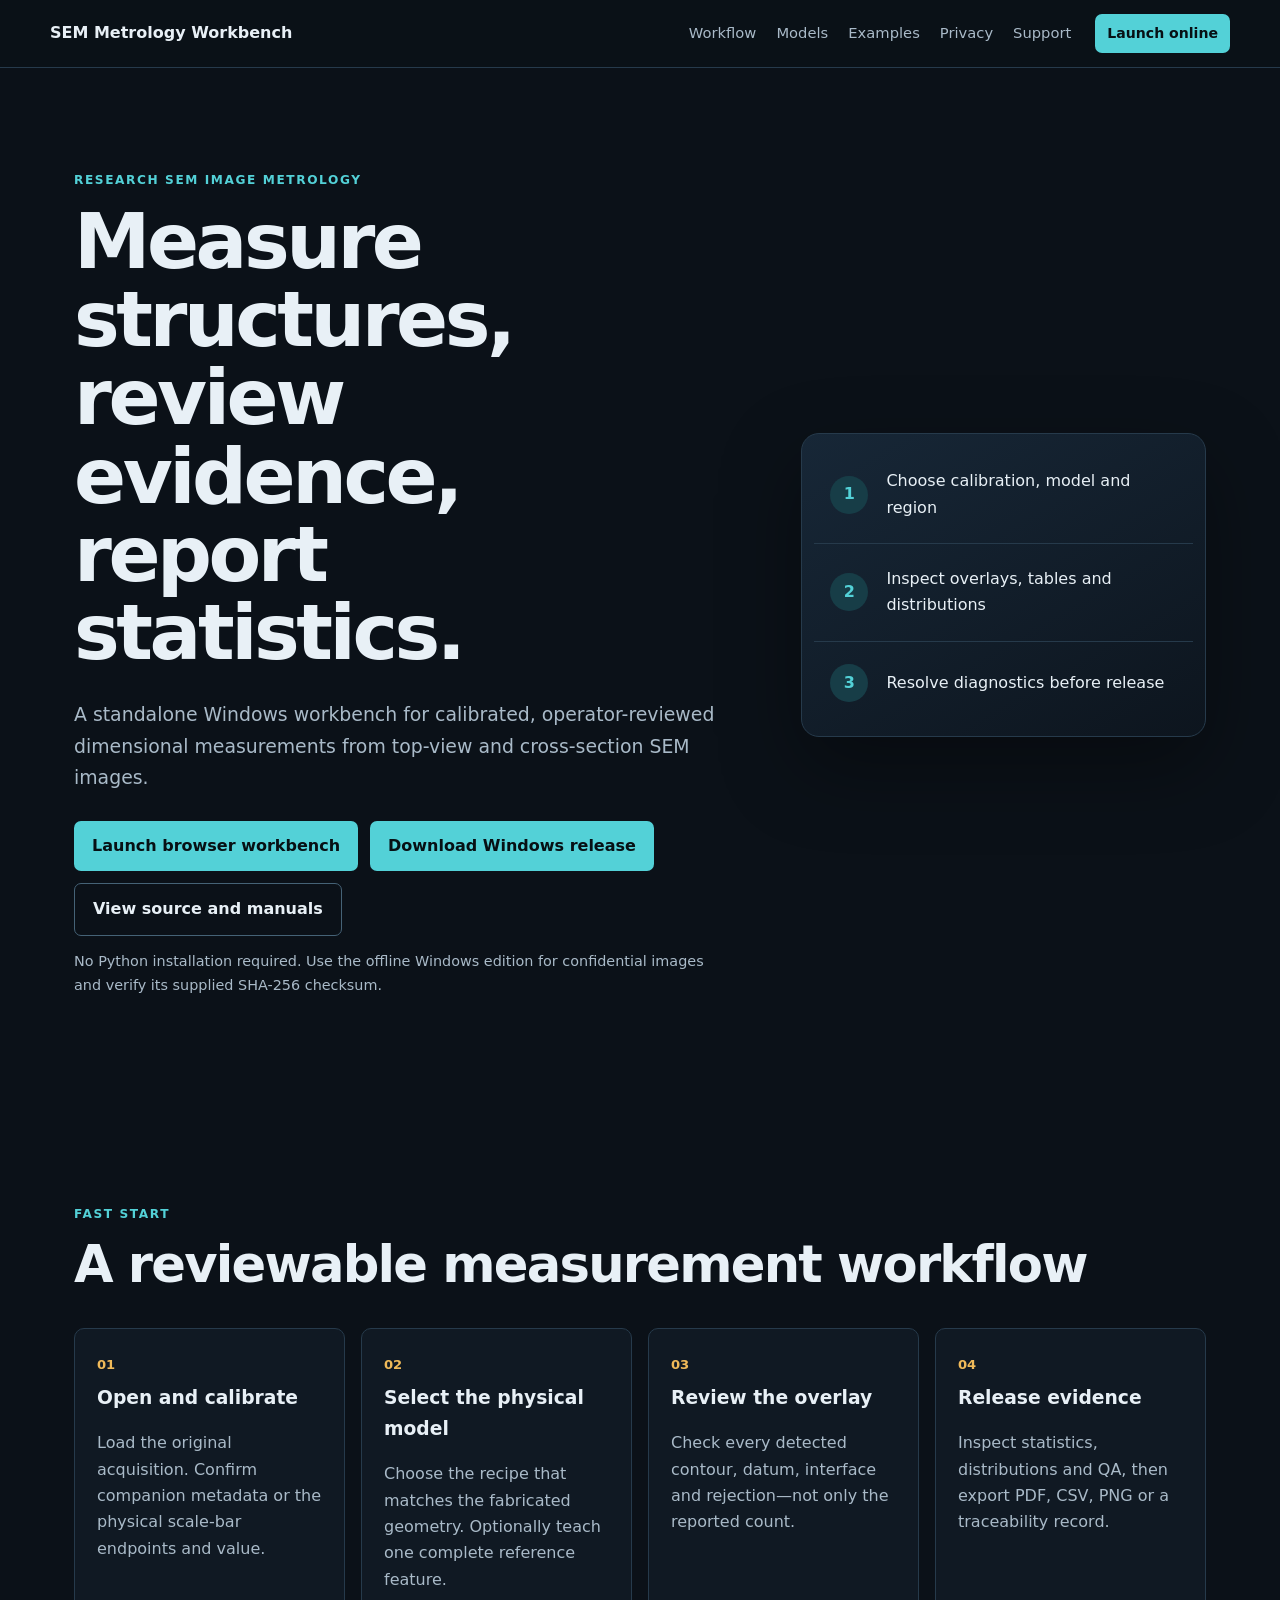
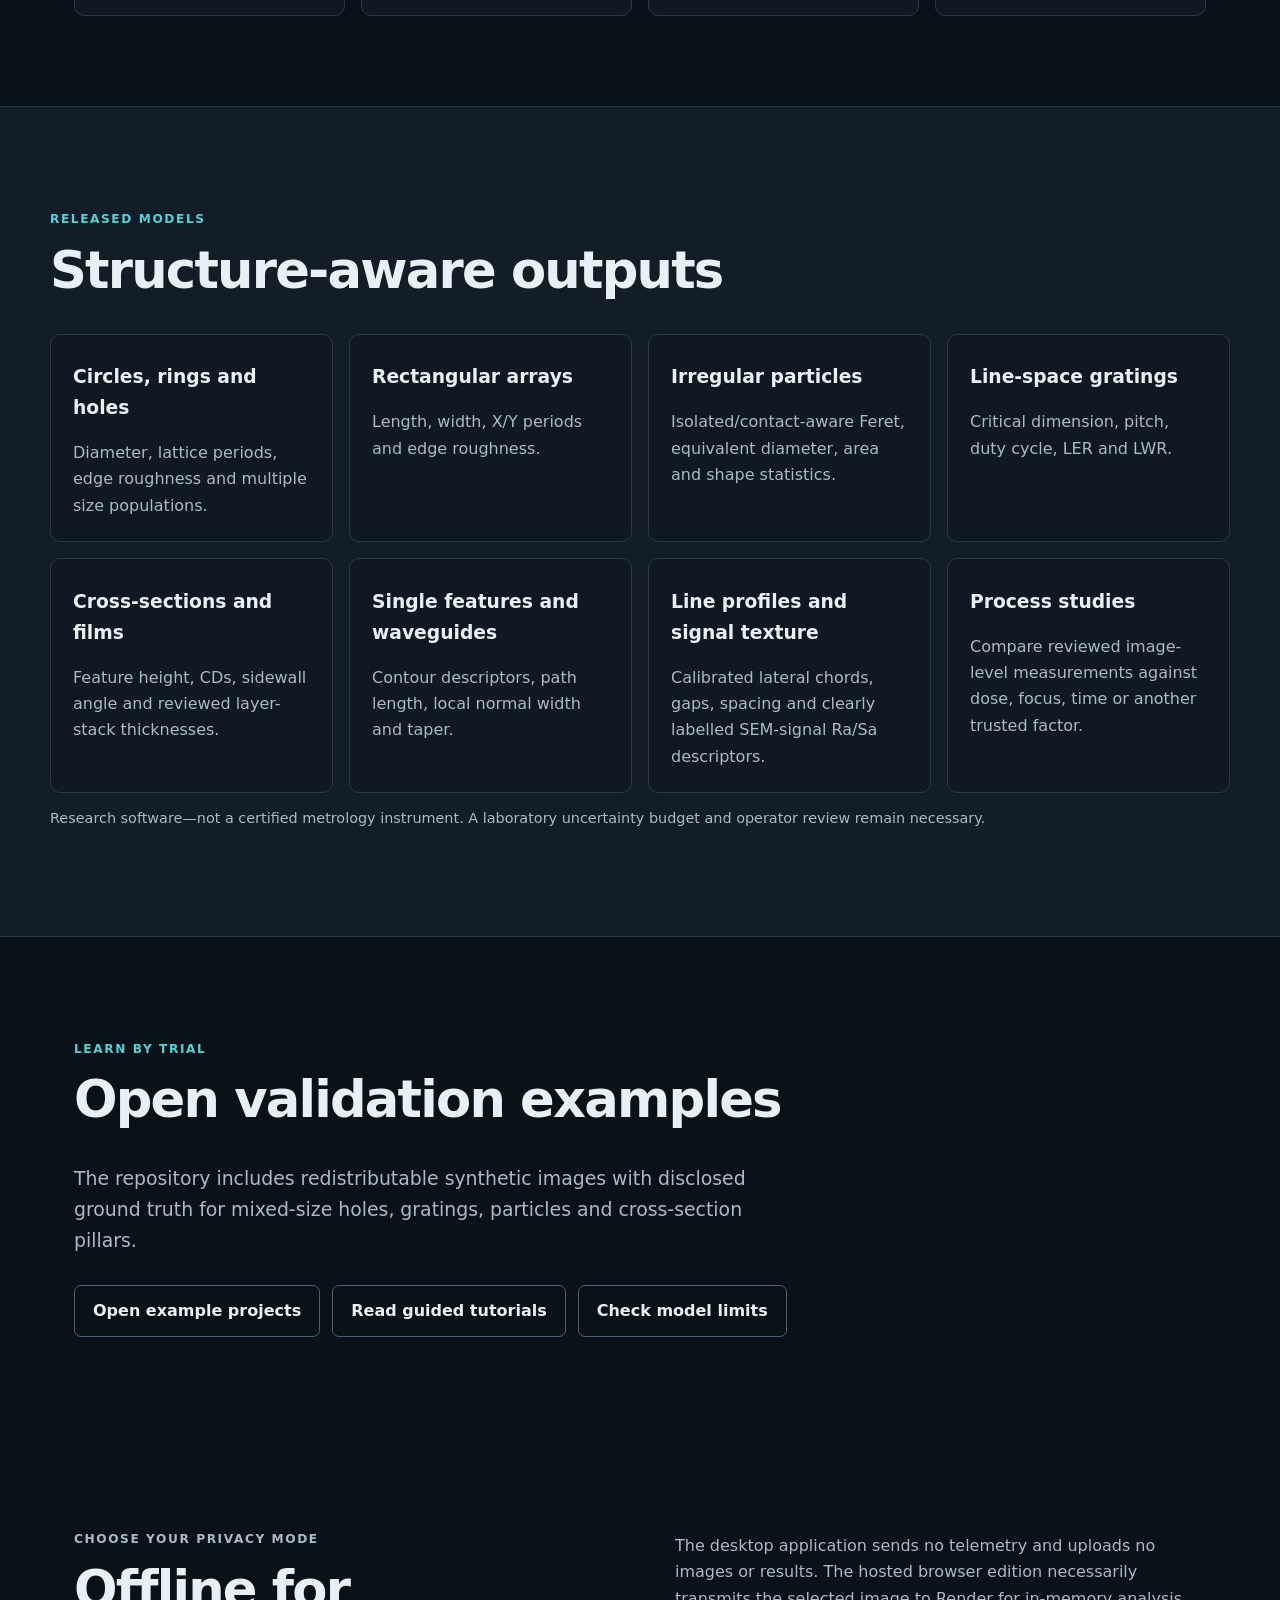
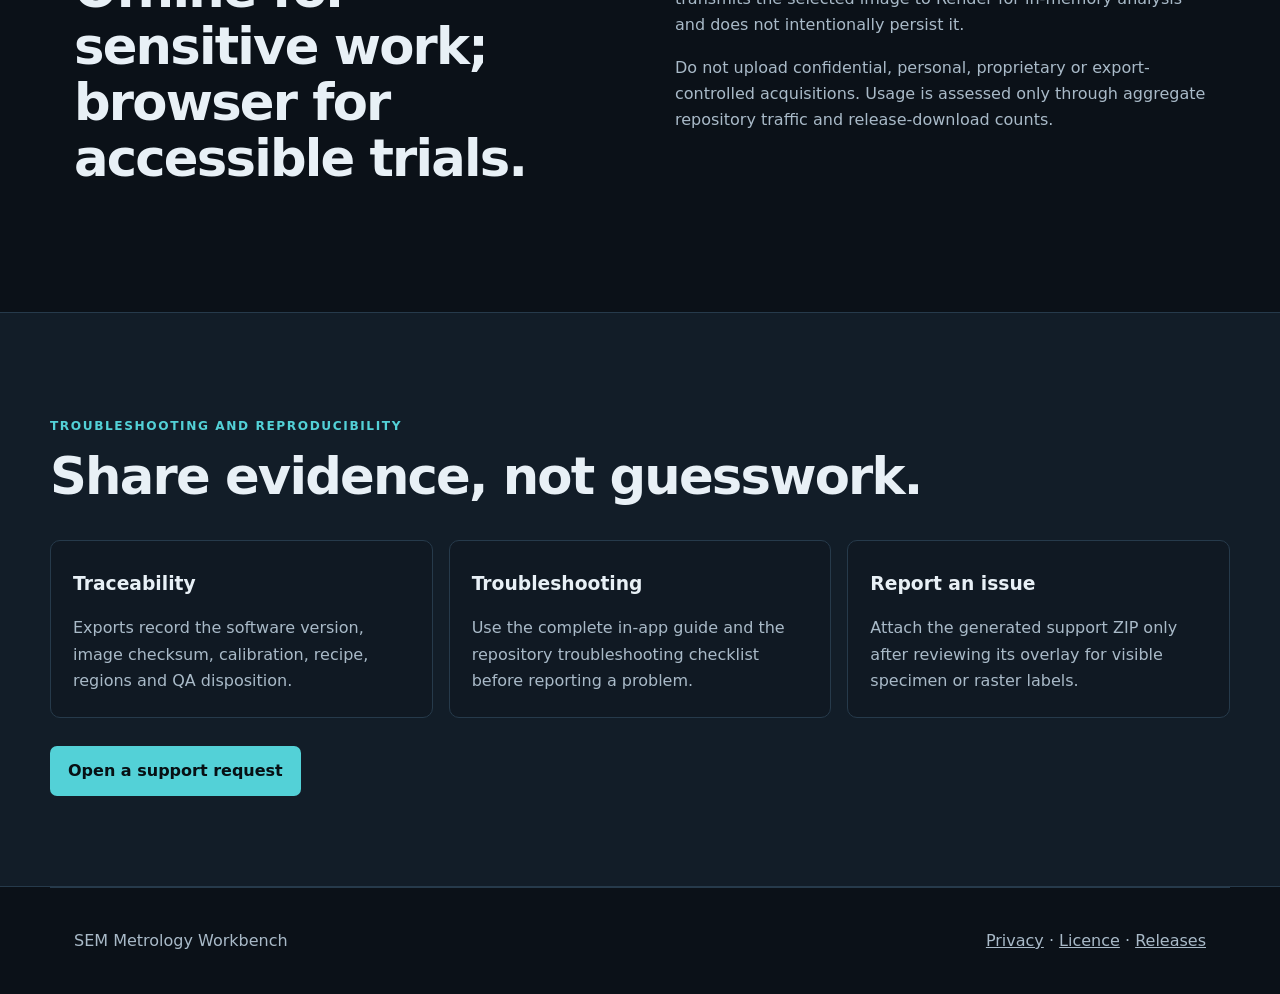
<file: site/index.html>
<!doctype html>
<html lang="en">
<head>
  <meta charset="utf-8">
  <meta name="viewport" content="width=device-width, initial-scale=1">
  <meta name="description" content="Operator-guided dimensional metrology for SEM images: calibrated dimensions, distributions, QA and reproducible reports.">
  <title>SEM Metrology Workbench</title>
  <link rel="stylesheet" href="styles.css">
</head>
<body>
  <header class="topbar">
    <a class="brand" href="#top">SEM Metrology Workbench</a>
    <nav aria-label="Primary navigation">
      <a href="#workflow">Workflow</a><a href="#models">Models</a><a href="#examples">Examples</a><a href="#privacy">Privacy</a><a href="#support">Support</a>
    </nav>
    <a class="button small" href="https://sem-metrology-workbench-app.onrender.com/">Launch online</a>
  </header>

  <main id="top">
    <section class="hero">
      <div>
        <p class="eyebrow">Research SEM image metrology</p>
        <h1>Measure structures, review evidence, report statistics.</h1>
        <p class="lead">A standalone Windows workbench for calibrated, operator-reviewed dimensional measurements from top-view and cross-section SEM images.</p>
        <div class="actions">
          <a class="button" href="https://sem-metrology-workbench-app.onrender.com/">Launch browser workbench</a>
          <a class="button" href="https://github.com/KofiOsae/sem-metrology-workbench/releases/latest">Download Windows release</a>
          <a class="button secondary" href="https://github.com/KofiOsae/sem-metrology-workbench">View source and manuals</a>
        </div>
        <p class="note">No Python installation required. Use the offline Windows edition for confidential images and verify its supplied SHA-256 checksum.</p>
      </div>
      <div class="workflow-card" aria-label="Three-stage workbench workflow">
        <div><b>1</b><span>Choose calibration, model and region</span></div>
        <div><b>2</b><span>Inspect overlays, tables and distributions</span></div>
        <div><b>3</b><span>Resolve diagnostics before release</span></div>
      </div>
    </section>

    <section id="workflow" class="section">
      <p class="eyebrow">Fast start</p><h2>A reviewable measurement workflow</h2>
      <div class="steps">
        <article><span>01</span><h3>Open and calibrate</h3><p>Load the original acquisition. Confirm companion metadata or the physical scale-bar endpoints and value.</p></article>
        <article><span>02</span><h3>Select the physical model</h3><p>Choose the recipe that matches the fabricated geometry. Optionally teach one complete reference feature.</p></article>
        <article><span>03</span><h3>Review the overlay</h3><p>Check every detected contour, datum, interface and rejection—not only the reported count.</p></article>
        <article><span>04</span><h3>Release evidence</h3><p>Inspect statistics, distributions and QA, then export PDF, CSV, PNG or a traceability record.</p></article>
      </div>
    </section>

    <section id="models" class="section tinted">
      <p class="eyebrow">Released models</p><h2>Structure-aware outputs</h2>
      <div class="grid">
        <article><h3>Circles, rings and holes</h3><p>Diameter, lattice periods, edge roughness and multiple size populations.</p></article>
        <article><h3>Rectangular arrays</h3><p>Length, width, X/Y periods and edge roughness.</p></article>
        <article><h3>Irregular particles</h3><p>Isolated/contact-aware Feret, equivalent diameter, area and shape statistics.</p></article>
        <article><h3>Line-space gratings</h3><p>Critical dimension, pitch, duty cycle, LER and LWR.</p></article>
        <article><h3>Cross-sections and films</h3><p>Feature height, CDs, sidewall angle and reviewed layer-stack thicknesses.</p></article>
        <article><h3>Single features and waveguides</h3><p>Contour descriptors, path length, local normal width and taper.</p></article>
        <article><h3>Line profiles and signal texture</h3><p>Calibrated lateral chords, gaps, spacing and clearly labelled SEM-signal Ra/Sa descriptors.</p></article>
        <article><h3>Process studies</h3><p>Compare reviewed image-level measurements against dose, focus, time or another trusted factor.</p></article>
      </div>
      <p class="note">Research software—not a certified metrology instrument. A laboratory uncertainty budget and operator review remain necessary.</p>
    </section>

    <section id="examples" class="section">
      <p class="eyebrow">Learn by trial</p><h2>Open validation examples</h2>
      <p class="intro">The repository includes redistributable synthetic images with disclosed ground truth for mixed-size holes, gratings, particles and cross-section pillars.</p>
      <div class="actions">
        <a class="button secondary" href="https://github.com/KofiOsae/sem-metrology-workbench/tree/main/examples">Open example projects</a>
        <a class="button secondary" href="https://github.com/KofiOsae/sem-metrology-workbench/blob/main/docs/TUTORIALS.md">Read guided tutorials</a>
        <a class="button secondary" href="https://github.com/KofiOsae/sem-metrology-workbench/blob/main/docs/CAPABILITY_MATRIX.md">Check model limits</a>
      </div>
    </section>

    <section id="privacy" class="section split">
      <div><p class="eyebrow">Choose your privacy mode</p><h2>Offline for sensitive work; browser for accessible trials.</h2></div>
      <div><p>The desktop application sends no telemetry and uploads no images or results. The hosted browser edition necessarily transmits the selected image to Render for in-memory analysis and does not intentionally persist it.</p><p>Do not upload confidential, personal, proprietary or export-controlled acquisitions. Usage is assessed only through aggregate repository traffic and release-download counts.</p></div>
    </section>

    <section id="support" class="section tinted">
      <p class="eyebrow">Troubleshooting and reproducibility</p><h2>Share evidence, not guesswork.</h2>
      <div class="grid three">
        <article><h3>Traceability</h3><p>Exports record the software version, image checksum, calibration, recipe, regions and QA disposition.</p></article>
        <article><h3>Troubleshooting</h3><p>Use the complete in-app guide and the repository troubleshooting checklist before reporting a problem.</p></article>
        <article><h3>Report an issue</h3><p>Attach the generated support ZIP only after reviewing its overlay for visible specimen or raster labels.</p></article>
      </div>
      <div class="actions"><a class="button" href="https://github.com/KofiOsae/sem-metrology-workbench/issues/new/choose">Open a support request</a></div>
    </section>
  </main>

  <footer><span>SEM Metrology Workbench</span><span><a href="https://github.com/KofiOsae/sem-metrology-workbench/blob/main/PRIVACY.md">Privacy</a> · <a href="https://github.com/KofiOsae/sem-metrology-workbench/blob/main/LICENSE">Licence</a> · <a href="https://github.com/KofiOsae/sem-metrology-workbench/releases">Releases</a></span></footer>
</body>
</html>
</file>
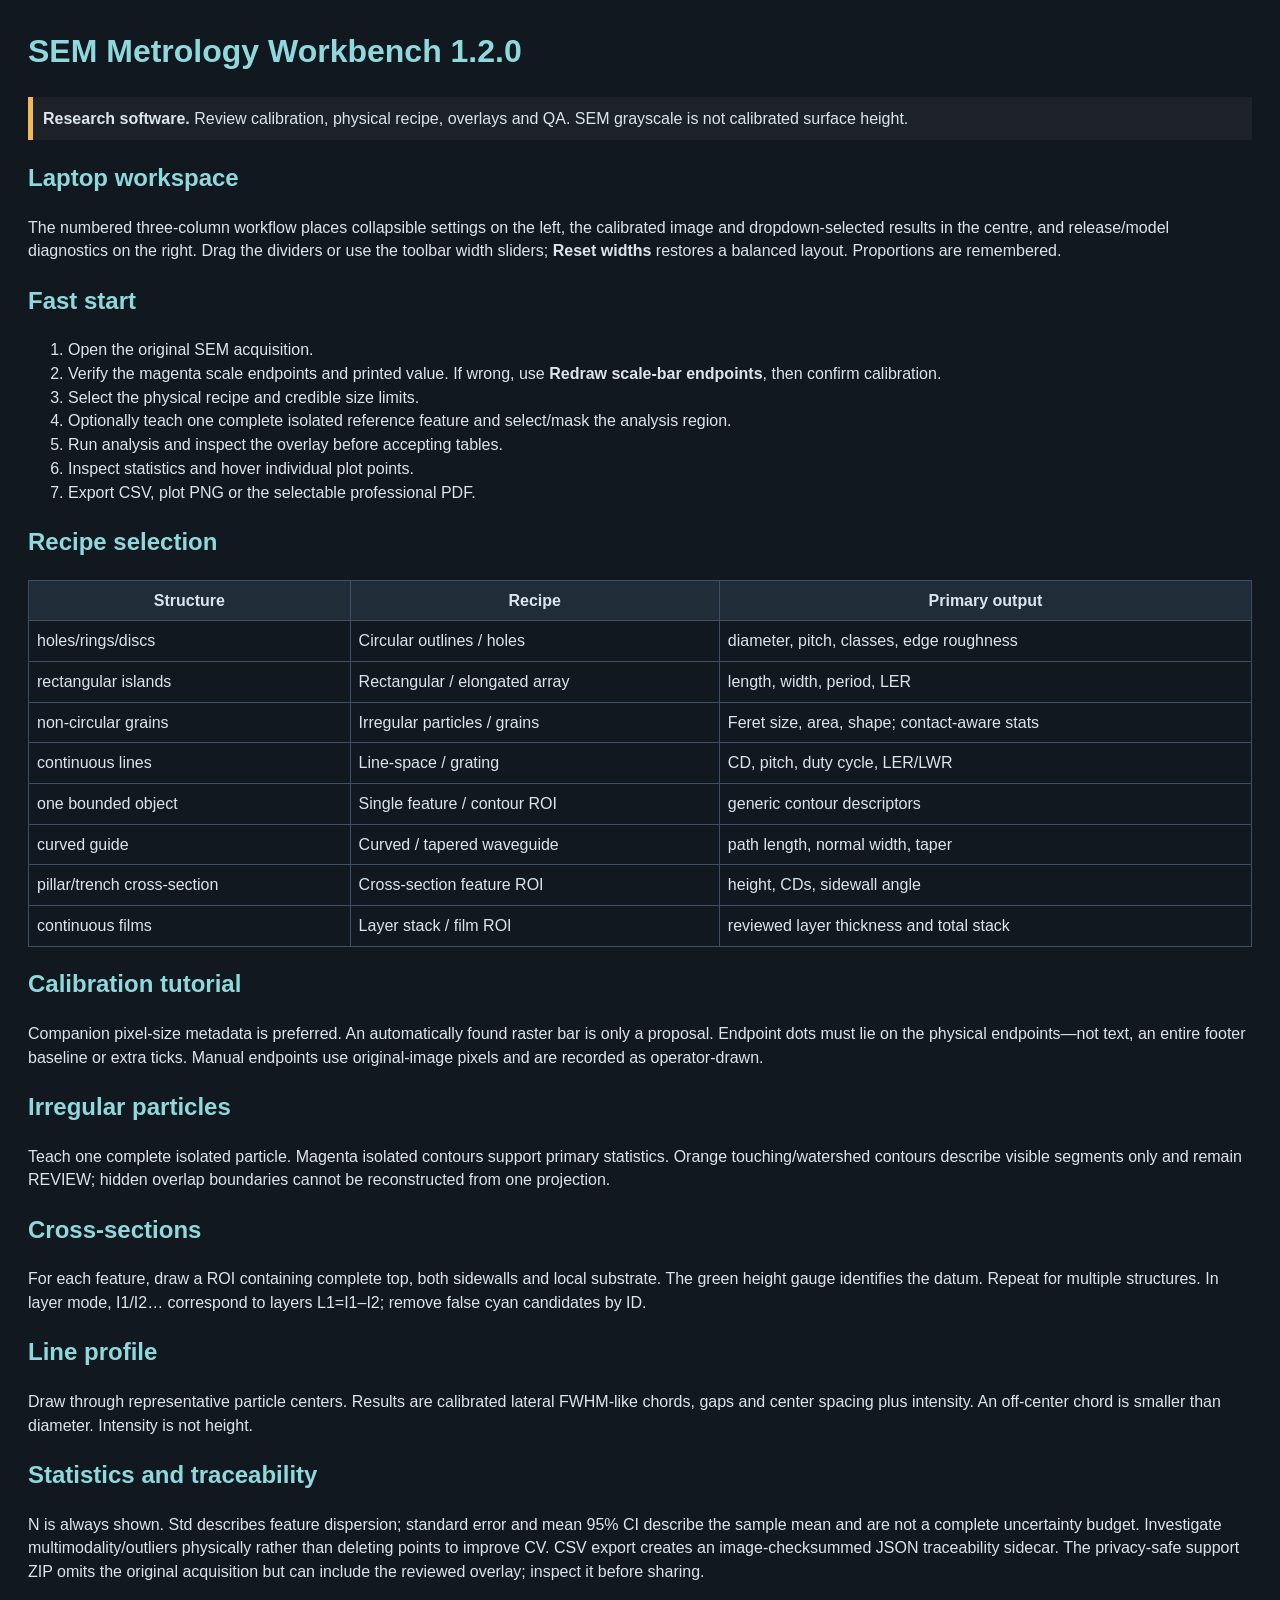
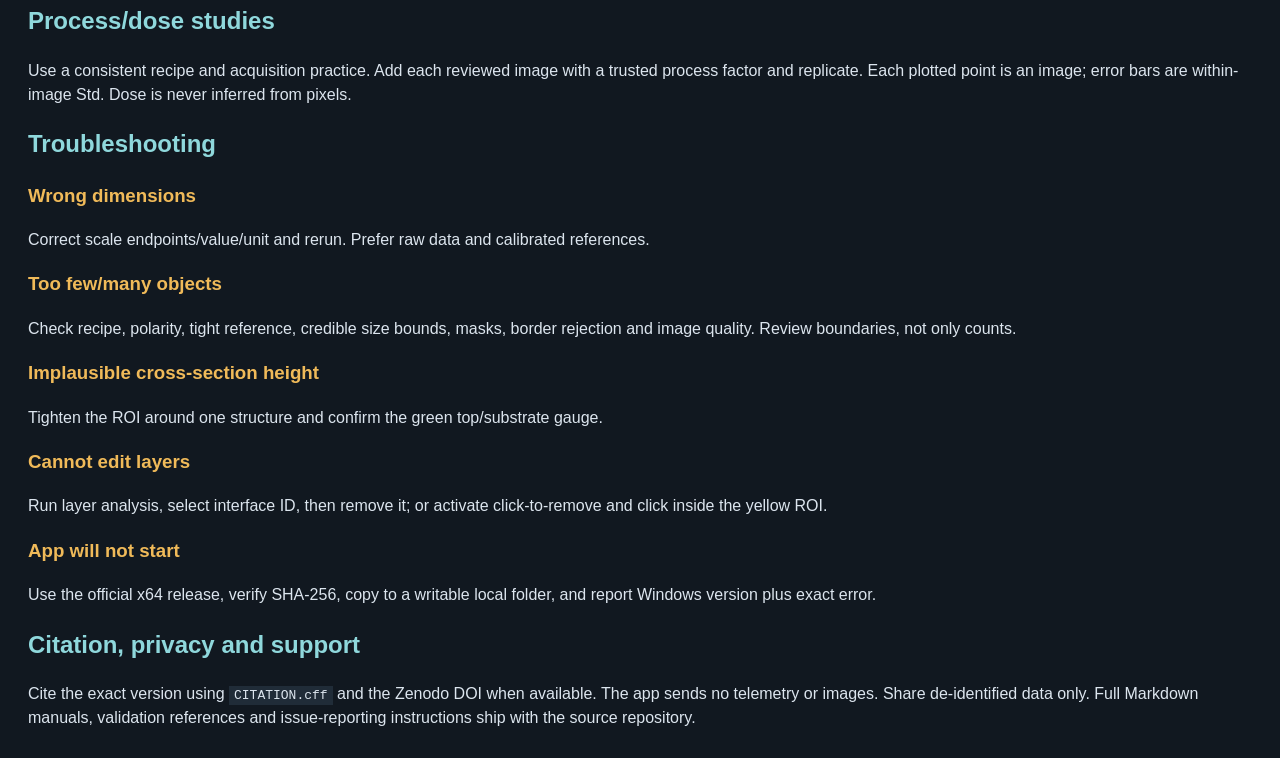
<file: docs/user_guide.html>
<!doctype html><html><head><meta charset="utf-8"><style>
body{font-family:'Segoe UI',sans-serif;background:#111820;color:#dce5ee;line-height:1.48;margin:28px}h1,h2{color:#8fd8dc}h3{color:#f0ba59}code{background:#202c38;padding:2px 5px}table{border-collapse:collapse;width:100%}th,td{border:1px solid #405064;padding:8px;vertical-align:top}th{background:#202c38}a{color:#77d5e0}.warn{border-left:5px solid #f0ba59;padding:10px;background:#1c2228}.good{border-left:5px solid #65d38e;padding:10px;background:#18231e}</style></head><body>
<h1>SEM Metrology Workbench 1.2.0</h1>
<p class="warn"><b>Research software.</b> Review calibration, physical recipe, overlays and QA. SEM grayscale is not calibrated surface height.</p>
<h2>Laptop workspace</h2><p>The numbered three-column workflow places collapsible settings on the left, the calibrated image and dropdown-selected results in the centre, and release/model diagnostics on the right. Drag the dividers or use the toolbar width sliders; <b>Reset widths</b> restores a balanced layout. Proportions are remembered.</p>
<h2>Fast start</h2><ol><li>Open the original SEM acquisition.</li><li>Verify the magenta scale endpoints and printed value. If wrong, use <b>Redraw scale-bar endpoints</b>, then confirm calibration.</li><li>Select the physical recipe and credible size limits.</li><li>Optionally teach one complete isolated reference feature and select/mask the analysis region.</li><li>Run analysis and inspect the overlay before accepting tables.</li><li>Inspect statistics and hover individual plot points.</li><li>Export CSV, plot PNG or the selectable professional PDF.</li></ol>
<h2>Recipe selection</h2><table><tr><th>Structure</th><th>Recipe</th><th>Primary output</th></tr><tr><td>holes/rings/discs</td><td>Circular outlines / holes</td><td>diameter, pitch, classes, edge roughness</td></tr><tr><td>rectangular islands</td><td>Rectangular / elongated array</td><td>length, width, period, LER</td></tr><tr><td>non-circular grains</td><td>Irregular particles / grains</td><td>Feret size, area, shape; contact-aware stats</td></tr><tr><td>continuous lines</td><td>Line-space / grating</td><td>CD, pitch, duty cycle, LER/LWR</td></tr><tr><td>one bounded object</td><td>Single feature / contour ROI</td><td>generic contour descriptors</td></tr><tr><td>curved guide</td><td>Curved / tapered waveguide</td><td>path length, normal width, taper</td></tr><tr><td>pillar/trench cross-section</td><td>Cross-section feature ROI</td><td>height, CDs, sidewall angle</td></tr><tr><td>continuous films</td><td>Layer stack / film ROI</td><td>reviewed layer thickness and total stack</td></tr></table>
<h2>Calibration tutorial</h2><p>Companion pixel-size metadata is preferred. An automatically found raster bar is only a proposal. Endpoint dots must lie on the physical endpoints—not text, an entire footer baseline or extra ticks. Manual endpoints use original-image pixels and are recorded as operator-drawn.</p>
<h2>Irregular particles</h2><p>Teach one complete isolated particle. Magenta isolated contours support primary statistics. Orange touching/watershed contours describe visible segments only and remain REVIEW; hidden overlap boundaries cannot be reconstructed from one projection.</p>
<h2>Cross-sections</h2><p>For each feature, draw a ROI containing complete top, both sidewalls and local substrate. The green height gauge identifies the datum. Repeat for multiple structures. In layer mode, I1/I2… correspond to layers L1=I1–I2; remove false cyan candidates by ID.</p>
<h2>Line profile</h2><p>Draw through representative particle centers. Results are calibrated lateral FWHM-like chords, gaps and center spacing plus intensity. An off-center chord is smaller than diameter. Intensity is not height.</p>
<h2>Statistics and traceability</h2><p>N is always shown. Std describes feature dispersion; standard error and mean 95% CI describe the sample mean and are not a complete uncertainty budget. Investigate multimodality/outliers physically rather than deleting points to improve CV. CSV export creates an image-checksummed JSON traceability sidecar. The privacy-safe support ZIP omits the original acquisition but can include the reviewed overlay; inspect it before sharing.</p>
<h2>Process/dose studies</h2><p>Use a consistent recipe and acquisition practice. Add each reviewed image with a trusted process factor and replicate. Each plotted point is an image; error bars are within-image Std. Dose is never inferred from pixels.</p>
<h2>Troubleshooting</h2><h3>Wrong dimensions</h3><p>Correct scale endpoints/value/unit and rerun. Prefer raw data and calibrated references.</p><h3>Too few/many objects</h3><p>Check recipe, polarity, tight reference, credible size bounds, masks, border rejection and image quality. Review boundaries, not only counts.</p><h3>Implausible cross-section height</h3><p>Tighten the ROI around one structure and confirm the green top/substrate gauge.</p><h3>Cannot edit layers</h3><p>Run layer analysis, select interface ID, then remove it; or activate click-to-remove and click inside the yellow ROI.</p><h3>App will not start</h3><p>Use the official x64 release, verify SHA-256, copy to a writable local folder, and report Windows version plus exact error.</p>
<h2>Citation, privacy and support</h2><p>Cite the exact version using <code>CITATION.cff</code> and the Zenodo DOI when available. The app sends no telemetry or images. Share de-identified data only. Full Markdown manuals, validation references and issue-reporting instructions ship with the source repository.</p>
</body></html>
</file>
<file: site/styles.css>
:root{--ink:#e8f0f6;--muted:#a9bac8;--navy:#0b1118;--panel:#121d28;--line:#263a4b;--cyan:#53d1d7;--cyan2:#0c9097;--amber:#f0ba59;--max:1180px}*{box-sizing:border-box}html{scroll-behavior:smooth}body{margin:0;background:var(--navy);color:var(--ink);font:16px/1.65 system-ui,-apple-system,"Segoe UI",sans-serif}a{color:inherit}.topbar{position:sticky;top:0;z-index:5;display:flex;align-items:center;gap:24px;padding:14px max(20px,calc((100% - var(--max))/2));background:rgba(11,17,24,.94);border-bottom:1px solid var(--line);backdrop-filter:blur(12px)}.brand{font-weight:750;text-decoration:none;white-space:nowrap}.topbar nav{display:flex;gap:20px;margin-left:auto}.topbar nav a{color:var(--muted);text-decoration:none;font-size:.92rem}.topbar nav a:hover{color:var(--cyan)}main{overflow:hidden}.hero,.section{max-width:var(--max);margin:auto;padding:90px 24px}.hero{min-height:650px;display:grid;grid-template-columns:1.3fr .8fr;gap:70px;align-items:center}.eyebrow{text-transform:uppercase;letter-spacing:.13em;font-size:.76rem;font-weight:800;color:var(--cyan)}h1{font-size:clamp(2.7rem,6vw,5.4rem);line-height:1.02;letter-spacing:-.045em;margin:.15em 0 .35em;max-width:900px}h2{font-size:clamp(2rem,4vw,3.3rem);line-height:1.1;letter-spacing:-.035em;margin:.2em 0 .7em}h3{margin:.3em 0}.lead,.intro{font-size:1.18rem;color:var(--muted);max-width:720px}.actions{display:flex;flex-wrap:wrap;gap:12px;margin-top:28px}.button{display:inline-block;padding:12px 18px;border-radius:7px;background:var(--cyan);color:#071014;font-weight:750;text-decoration:none}.button:hover{background:#7be4e8}.button.secondary{background:transparent;color:var(--ink);border:1px solid #456276}.button.small{padding:8px 12px;font-size:.88rem}.note{color:var(--muted);font-size:.9rem}.workflow-card{border:1px solid var(--line);border-radius:18px;padding:12px;background:linear-gradient(150deg,#172737,#0d151e);box-shadow:0 30px 80px rgba(0,0,0,.35)}.workflow-card div{display:grid;grid-template-columns:44px 1fr;gap:12px;align-items:center;padding:22px 16px;border-bottom:1px solid var(--line)}.workflow-card div:last-child{border:0}.workflow-card b{display:grid;place-items:center;width:38px;height:38px;border-radius:50%;background:#173d47;color:var(--cyan)}.tinted{max-width:none;padding-left:max(24px,calc((100% - var(--max))/2));padding-right:max(24px,calc((100% - var(--max))/2));background:var(--panel);border-block:1px solid var(--line)}.steps,.grid{display:grid;grid-template-columns:repeat(4,1fr);gap:16px}.grid{grid-template-columns:repeat(4,1fr)}.grid.three{grid-template-columns:repeat(3,1fr)}article{padding:22px;border:1px solid var(--line);border-radius:10px;background:#101923}article p{color:var(--muted);margin-bottom:0}.steps span{color:var(--amber);font-size:.82rem;font-weight:800}.split{display:grid;grid-template-columns:1fr 1fr;gap:70px}.split p{color:var(--muted)}footer{max-width:var(--max);margin:auto;padding:40px 24px;display:flex;justify-content:space-between;color:var(--muted);border-top:1px solid var(--line)}@media(max-width:900px){.topbar nav{display:none}.hero{grid-template-columns:1fr;min-height:auto;gap:35px}.steps,.grid,.grid.three{grid-template-columns:repeat(2,1fr)}.split{grid-template-columns:1fr;gap:10px}}@media(max-width:560px){.topbar{gap:10px}.topbar .small{display:none}.hero,.section{padding:58px 18px}.steps,.grid,.grid.three{grid-template-columns:1fr}footer{flex-direction:column;gap:10px}}
</file>
